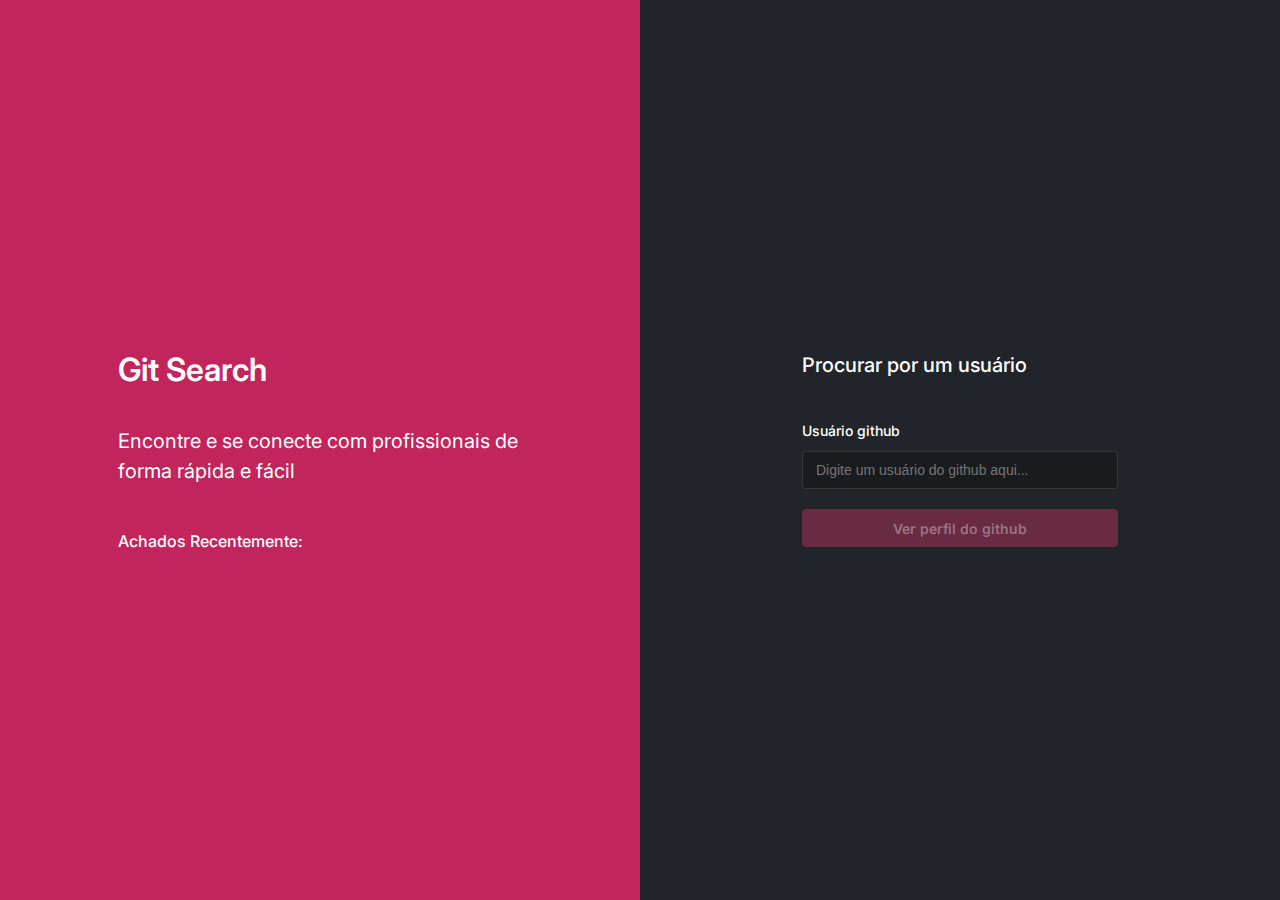
<file: index.html>
<!DOCTYPE html>
<html lang="pt-br">

<head>
    <meta charset="UTF-8">
    <meta http-equiv="X-UA-Compatible" content="IE=edge">
    <meta name="viewport" content="width=device-width, initial-scale=1.0">
    <link rel="icon" href="./img/spinner.svg">
    <title>Redirect...</title>
</head>

<body>
    <script type="text/javascript">
        document.body.style.background = "#212529";
        location.href = "/pages/home/";
    </script>
</body>

</html>
</file>
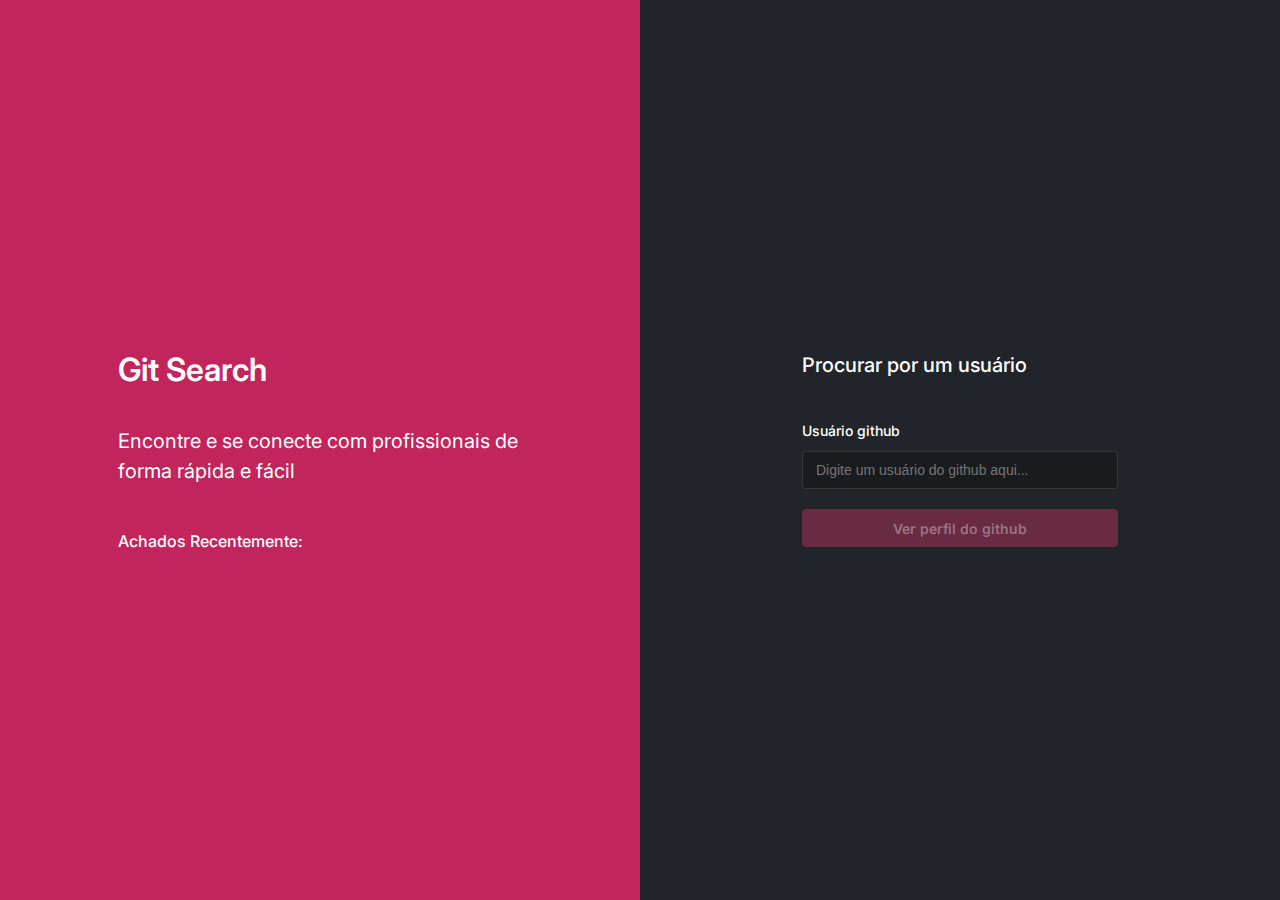
<file: pages/home/index.html>
<!DOCTYPE html>
<html lang="pt-br">

<head>
  <meta charset="UTF-8" />
  <meta http-equiv="X-UA-Compatible" content="IE=edge" />
  <meta name="viewport" content="width=device-width, initial-scale=1.0" />
  <link rel="icon" href="../../img/github.svg">
  <link rel="stylesheet" href="../../styles/globalStyles.css" />
  <link rel="stylesheet" href="../../styles/animations.css" />
  <link rel="stylesheet" href="../../styles/inputs.css" />
  <link rel="stylesheet" href="../../styles/buttons.css" />
  <link rel="stylesheet" href="index.css" />
  <title>Git Search</title>
</head>

<body class="transition">
  <main>
    <div class="homepage-container">
      <div class="left-side">
        <section class="left-box">
          <h1>Git Search</h1>
          <p>
            Encontre e se conecte com profissionais de forma rápida e fácil 
          </p>
          <div class="user-history">
            <h4>Achados Recentemente:</h4>
            <div class="profile-users"></div>
          </div>
        </section>
      </div>
      <div class="right-side">
        <section class="right-box">
          <h2>Procurar por um usuário</h2>
          <form>
            <label for="username">Usuário github</label>
            <input type="text" class="primary-input home-input" name="username" id="username" placeholder="Digite um usuário do github aqui...">
            <button type="button" class="primary-btn home-submit disabled" disabled>Ver perfil do github</button>
          </form>
        </section>
      </div>
    </div>
  </main>
  <script src="index.js"></script>
</body>

</html>
</file>
<file: styles/globalStyles.css>
@import url('https://fonts.googleapis.com/css2?family=Inter:wght@300;400;500;600;700;800;900&display=swap');

* {
  margin: 0;
  padding: 0;
  box-sizing: border-box;
}

:root {
  --color-brand-1: #C2255C;
  --color-brand-2: #D6336C;
  --color-grey-1: #191C1F;
  --color-grey-2: #212529;
  --color-grey-3: #33363A;
  --color-grey-4: #373B3E;
  --color-grey-6: #A6A8A9;
  --color-white: #FFFFFF;
  --color-alert: #C22554;
  --color-opacity-1: rgba(214, 51, 108, 0.4);
  --color-opacity-2: rgba(255, 255, 255, 0.35);
  --color-opacity-3: rgba(255, 255, 255, 0.5);
  --color-opacity-4: rgba(255, 255, 255, 0.12);

  --padding-1: 1.1875rem 1.5rem;

  --radius-1: .5rem;
  --radius-2: .25rem;

  --font-family-1: 'Inter', sans-serif;
}

body {
  font-family: var(--font-family-1);
  background-color: var(--color-grey-2);
}

li {
  list-style: none;
}

a {
  text-decoration: none;
  user-select: none;
}
</file>
<file: styles/animations.css>
@keyframes spinner {
    50% {
        opacity: .6;
    }

    100% {
        opacity: 1;
        transform: rotate(360deg);
    }
}

@keyframes redirectToProfile {
    0% {
        opacity: 0;
        overflow: hidden;
        transform: translateX(100%);
    }
    100% {
        overflow: hidden;
        opacity: 1;
    }
}

@keyframes redirectToHome {
    0% {
        opacity: 0;
        overflow: hidden;
        transform: translateX(-100%);
    }
    100% {
        overflow: hidden;
        opacity: 1;
    }
}
</file>
<file: styles/inputs.css>
.primary-input {
    background-color: var(--color-grey-1);
    border: 1px solid var(--color-opacity-4);
    border-radius: var(--radius-2);
    outline: none;
    color: var(--color-opacity-3);
    font-weight: 400;
    font-size: .875rem;
    padding: .5rem .8125rem;
    width: 19.75rem;
    height: 2.375rem;
}

.primary-input:focus {
    border: 1px solid var(--color-white);
}

.input-error {
    border: 1px solid var(--color-alert);
}
</file>
<file: styles/buttons.css>
.primary-btn {
    border: none;
    background-color: var(--color-brand-2);
    border-radius: var(--radius-1);
    height: 2.375rem;
    padding: 0rem 1.5rem;
    color: var(--color-white);
    font-family: var(--font-family-1);
    font-weight: 600;
    font-size: .875rem;
    cursor: pointer;
    transition: background .3s;
}

.primary-btn:hover {
    background-color: var(--color-brand-1);
}

.dark-btn {
    border: none;
    display: flex;
    align-items: center;
    background-color: var(--color-grey-3);
    border-radius: var(--radius-1);
    height: 2.375rem;
    width: max-content;
    padding: 0rem 1.5rem;
    color: var(--color-white);
    font-family: var(--font-family-1);
    font-weight: 600;
    font-size: .875rem;
    cursor: pointer;
    transition: background .3s;
}

.dark-btn:hover {
    background-color: var(--color-grey-4);
}

.tag-btn {
    display: inline-flex;
    align-items: center;
    border: none;
    background-color: transparent;
    border-radius: var(--radius-2);
    border: 1px solid var(--color-white);
    height: 28px;
    padding: 0rem .5rem;
    color: var(--color-white);
    font-family: var(--font-family-1);
    font-weight: 500;
    font-size: .875rem;
    cursor: pointer;
    transition: all .3s;
}

.tag-btn:is(:hover, :focus) {
    background-color: var(--color-brand-2);
    border: 1px solid var(--color-brand-2);
}

.disabled {
    background-color: var(--color-opacity-1);
    color: var(--color-opacity-2);
    user-select: none;
    cursor: default;
}

.disabled:is(:hover, :focus) {
    background-color: var(--color-opacity-1);
    color: var(--color-opacity-2);
}

.loading {
    position: relative;
    background-color: var(--color-opacity-1);
    color: transparent;
    user-select: none;
    cursor: default;
}

.loading:is(:hover, :focus) {
    background-color: var(--color-opacity-1);
    color: transparent;
}

.loading::after {
    content: '';
    position: absolute;
    top: 0;
    left: 0;
    right: 0;
    height: 100%;
    background-image: url(../img/spinner.svg);
    background-repeat: no-repeat;
    background-position: center;
    background-color: transparent;
    animation: spinner 1.5s cubic-bezier(0.58, 0.75, 1, 1) infinite;
}
</file>
<file: pages/home/index.css>
.transition {
    animation: redirectToProfile .7s cubic-bezier(.51, .92, .24, 1.15);
}

.homepage-container {
    display: flex;
    color: var(--color-white);
}

.left-side {
    background-color: var(--color-brand-1);
    display: flex;
    align-items: center;
    justify-content: center;
    width: 50vw;
    height: 100vh;
}

.left-box {
    width: 63.2%;
}

.left-box h1 {
    font-weight: 600;
    font-size: 2rem;
}

.left-box p {
    font-weight: 400;
    font-size: 1.25rem;
    line-height: 150%;
    margin: 2.3125rem 0 2.8125rem;
}

.left-box .user-history {
    display: flex;
    gap: 19px;
    align-items: center;
}

.left-box .user-history h4 {
    font-weight: 500;
    font-size: 1rem;
}

.left-box .profile-users {
    display: flex;
    gap: 8px;
}

.left-box .profile-users .user-img img {
    user-select: none;
    border-radius: 40px;
    width: 44px;
    height: 44px;
}

.left-box .profile-users .user-img {
    position: relative;
    display: flex;
    align-items: center;
    justify-content: center;
    border: 1px solid transparent;
    border-radius: 40px;
    width: 44px;
    height: 44px;
    cursor: pointer;
    box-sizing: content-box;
    transition: all .3s;
}

.left-box .profile-users .user-img::after {
    content: 'Acessar este perfil';
    color: var(--color-grey-2);
    font-family: var(--font-family-1);
    font-weight: 500;
    font-size: .75rem;
    display: flex;
    align-items: center;
    justify-content: center;
    box-sizing: border-box;
    position: absolute;
    top: 39px;
    background-color: var(--color-white);
    padding: .25rem .5rem;
    border-radius: var(--radius-2);
    box-shadow: 0px 4px 30px rgba(0, 0, 0, 0.25);
    width: 124px;
    height: 26px;
    opacity: 0;
    pointer-events: none;
    transition: all .3s;
    z-index: 1;
}


.left-box .profile-users .user-img:hover::after {
    pointer-events: visible;
    opacity: 1;
}

.left-box .profile-users .user-img:hover {
    border: 1px solid var(--color-white);
}

.right-side {
    background-color: var(--color-grey-2);
    display: flex;
    align-items: center;
    justify-content: center;
    width: 50vw;
    height: 100vh;
}

.right-box h2 {
    font-weight: 500;
    font-size: 1.25rem;
    margin-bottom: 45px;
}

.right-box form {
    display: flex;
    flex-direction: column;
}

.right-box form label {
    font-weight: 500;
    font-size: .875rem;
}

.right-box form input {
    margin-top: .75rem;
}

.right-box form .not-found {
    margin-top: .75rem;
    font-weight: 400;
    font-size: .875rem;
    color: var(--color-alert);
}

.right-box form button {
    margin-top: 1.25rem;
    border-radius: var(--radius-2);
}

@media (max-width: 800px) {
    .homepage-container {
        position: relative;
        flex-direction: column;
        align-items: center;
    }

    .homepage-container::after {
        content: '';
        position: absolute;
        left: 11px;
        top: 9px;
        background-image: url(../../img/logo-github.svg);
        background-repeat: no-repeat;
        width: 80px;
        height: 80px;
    }

    .left-side {
        height: 50vh;
        width: 100vw;
        border-radius: 180px 5px 180px 5px;
    }

    .right-side {
        height: 50vh;
        width: 100vw;
    }

    .right-box {
        width: 80%;
    }

    .right-box input {
        width: auto;
    }

    .left-box h1 {
        font-size: 1.4rem;
    }

    .left-box p {
        font-size: 1rem;
        margin: 1.4rem 0 1.4rem;
    }

    .user-history {
        flex-wrap: wrap;
    }

    .left-box .user-history h4 {
        font-weight: 500;
        font-size: .9rem;
    }
}
</file>
